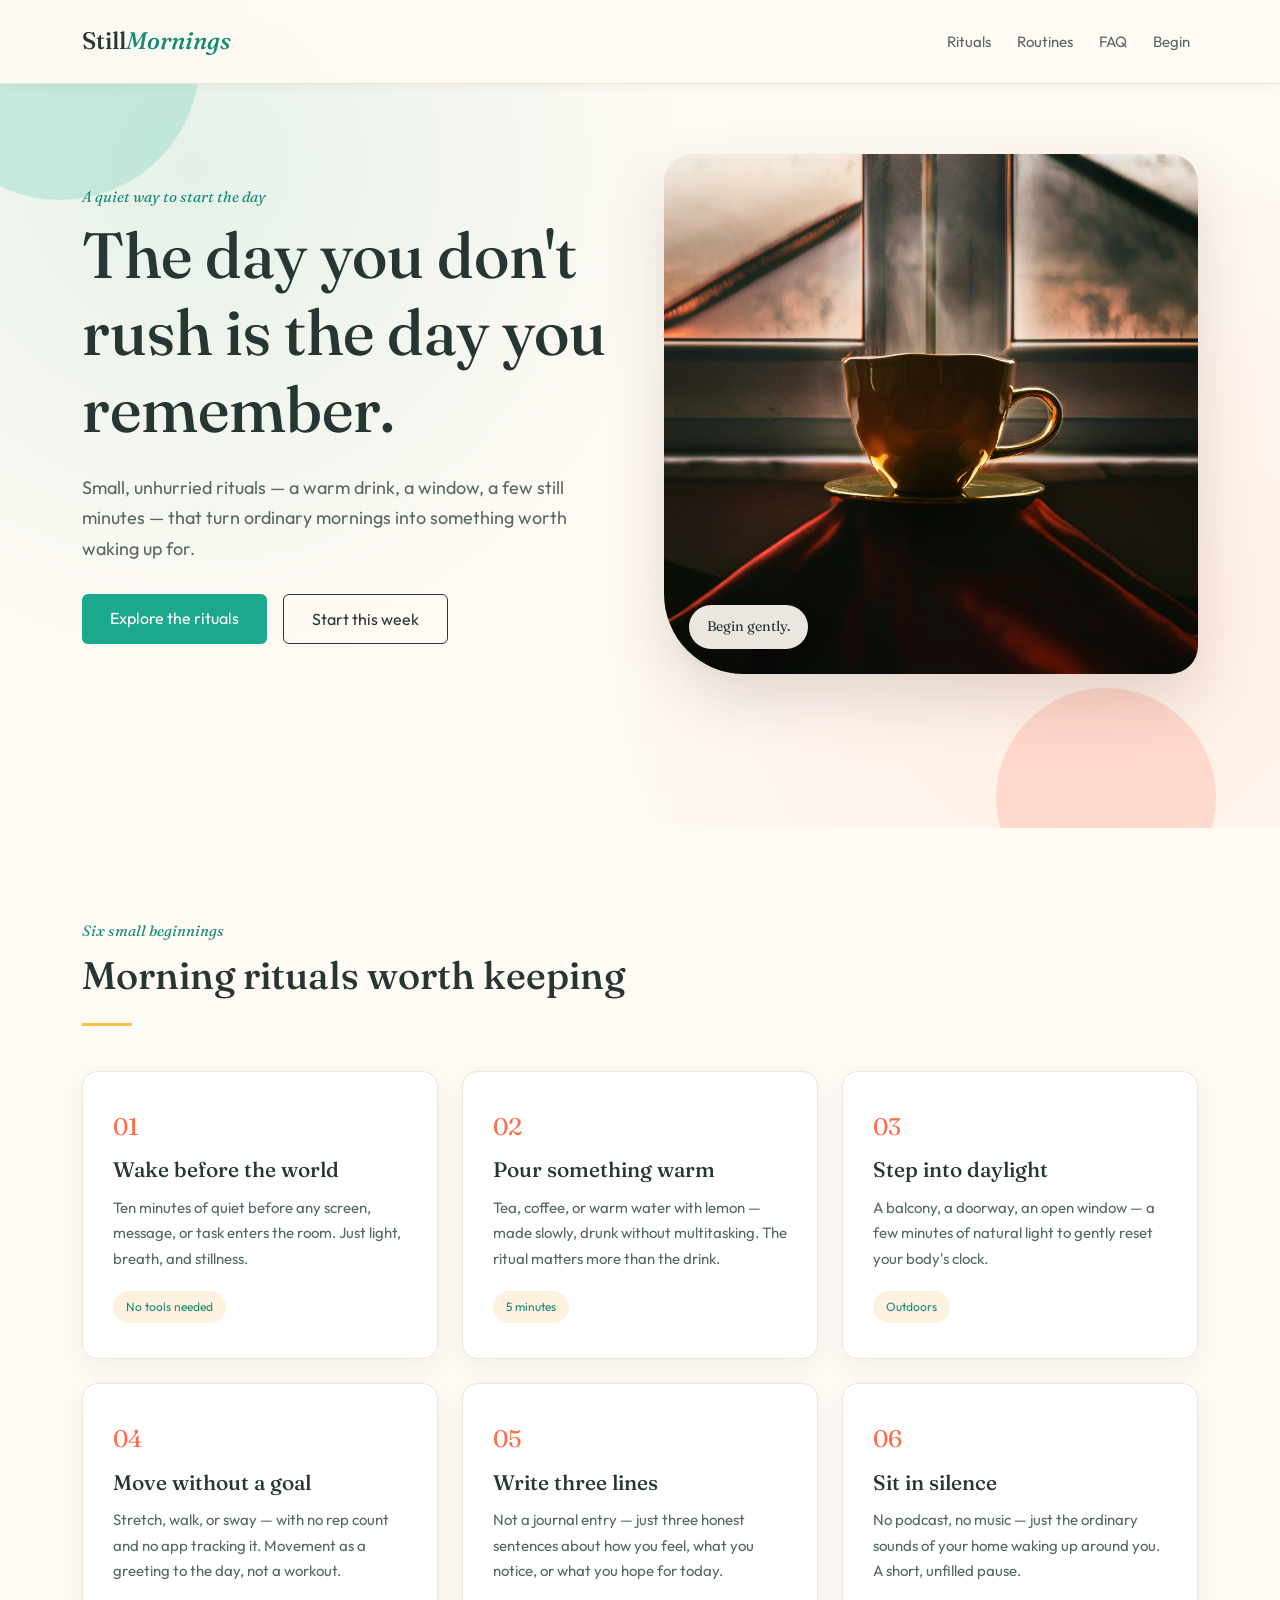
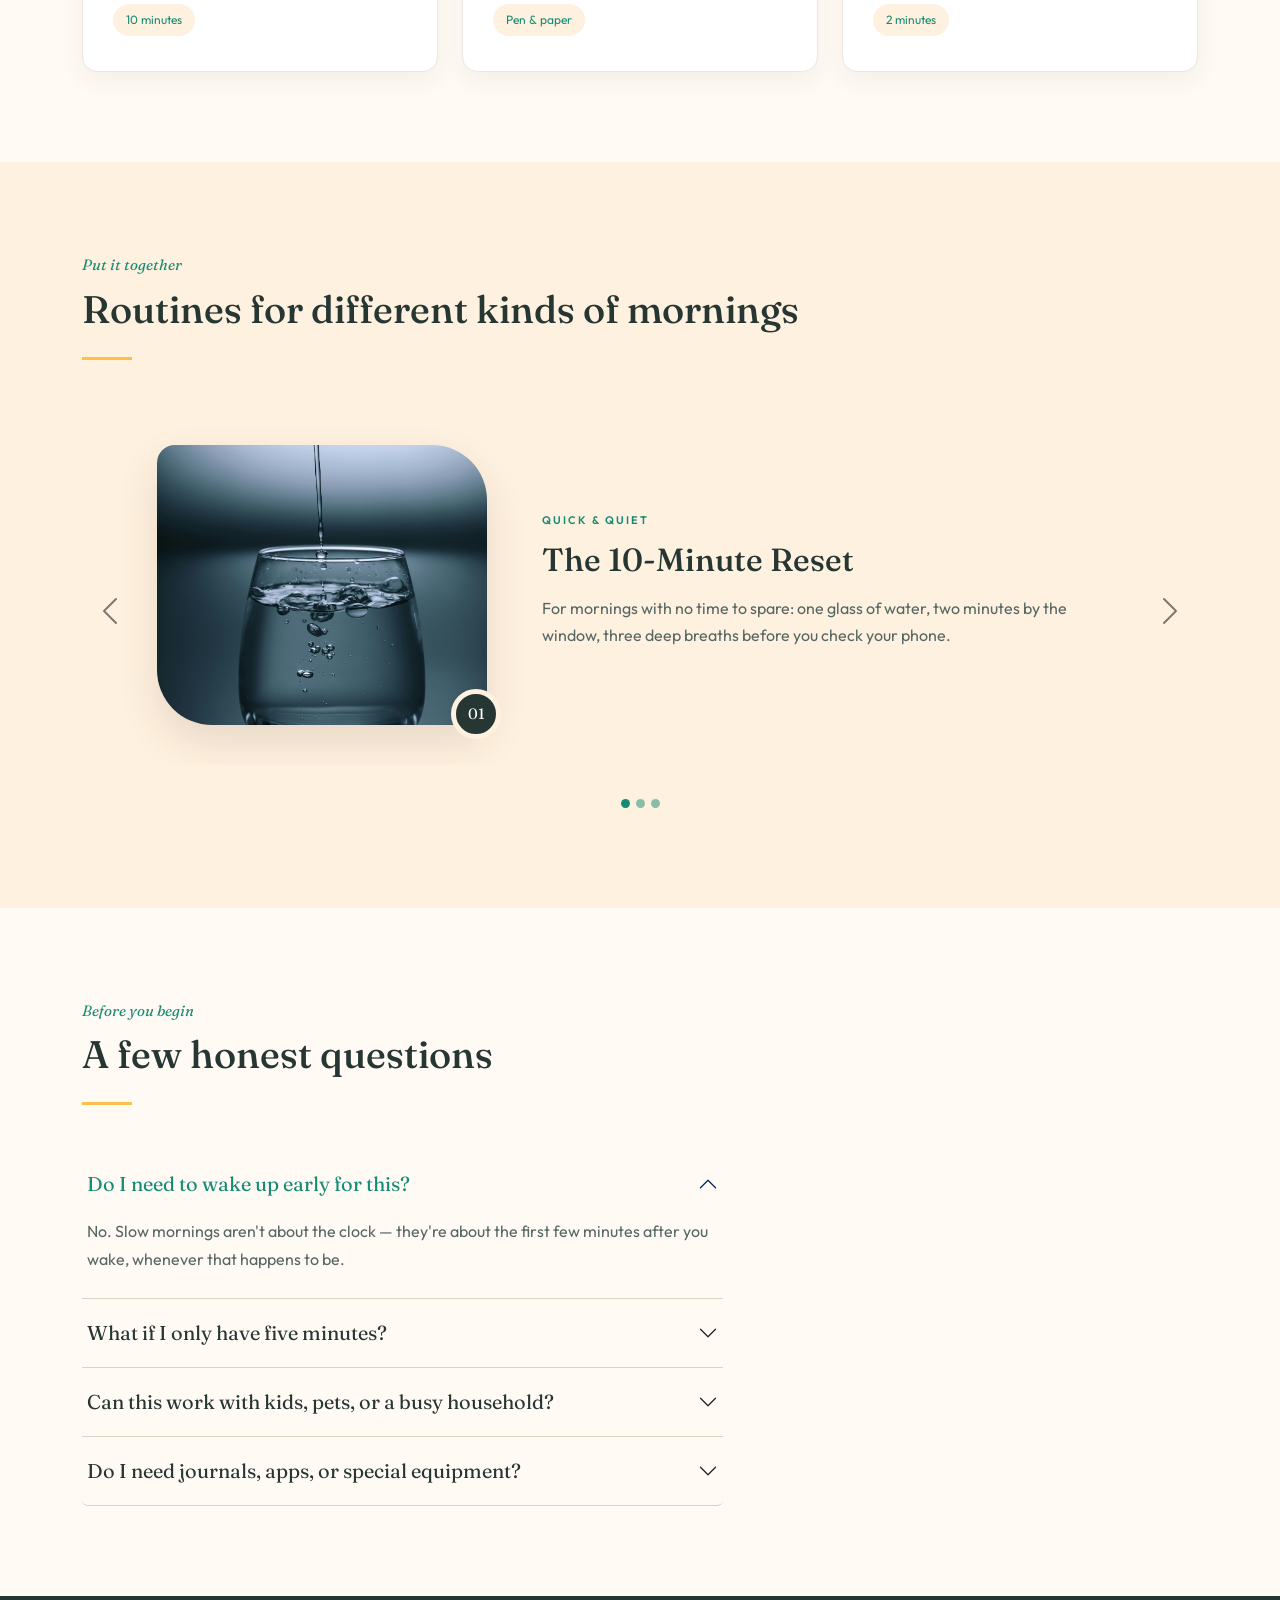
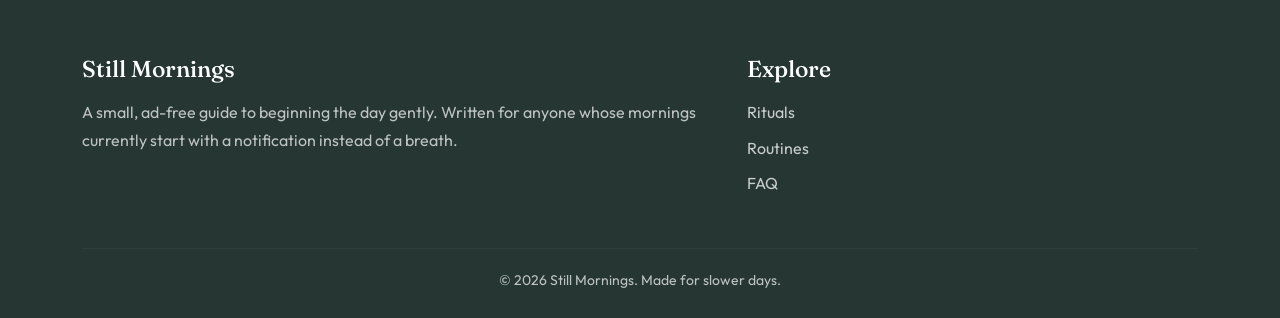
<file: Assignment 1/index.html>
<!DOCTYPE html>
<html lang="en">

<head>
    <meta charset="UTF-8">
    <meta name="viewport" content="width=device-width, initial-scale=1.0">

    <title>Still Mornings — A Guide to Slow, Mindful Beginnings</title>

    <!-- Bootstrap 5 CSS -->
    <link href="https://cdnjs.cloudflare.com/ajax/libs/bootstrap/5.3.3/css/bootstrap.min.css" rel="stylesheet">

    <!-- Google Fonts -->
    <link rel="preconnect" href="https://fonts.googleapis.com">
    <link href="https://fonts.googleapis.com/css2?family=Fraunces:opsz,wght@9..144,400;9..144,500;9..144,600&family=Outfit:wght@300;400;500;600&display=swap" rel="stylesheet">

    <!-- Custom CSS -->
    <link rel="stylesheet" href="style.css">
</head>

<body>

    <!-- NAVBAR -->

    <nav class="navbar navbar-expand-md navbar-custom fixed-top py-3">

        <div class="container">

            <a class="navbar-brand" href="#top">
                Still<span>Mornings</span>
            </a>

            <button class="navbar-toggler"
                    type="button"
                    data-bs-toggle="collapse"
                    data-bs-target="#navMenu"
                    aria-controls="navMenu"
                    aria-expanded="false"
                    aria-label="Toggle navigation">

                <span class="navbar-toggler-icon"></span>

            </button>

            <div class="collapse navbar-collapse justify-content-end" id="navMenu">

                <ul class="navbar-nav">

                    <li class="nav-item">
                        <a class="nav-link active" href="#rituals">Rituals</a>
                    </li>

                    <li class="nav-item">
                        <a class="nav-link" href="#routines">Routines</a>
                    </li>

                    <li class="nav-item">
                        <a class="nav-link" href="#faq">FAQ</a>
                    </li>

                    <li class="nav-item">
                        <a class="nav-link" href="#journal">Begin</a>
                    </li>

                </ul>

            </div>

        </div>

    </nav>


    <!-- HERO -->

    <header class="hero" id="top">

        <div class="hero-orb orb-one"></div>
        <div class="hero-orb orb-two"></div>

        <div class="container">

            <div class="row align-items-center g-5">

                <!-- HERO TEXT -->

                <div class="col-lg-6 hero-content">

                    <p class="section-label">
                        A quiet way to start the day
                    </p>

                    <h1 class="hero-title">
                        The day you don't rush
                        is the day you remember.
                    </h1>

                    <p class="hero-text">
                        Small, unhurried rituals — a warm drink, a window,
                        a few still minutes — that turn ordinary mornings
                        into something worth waking up for.
                    </p>

                    <div class="d-flex flex-wrap gap-3">

                        <a href="#rituals" class="btn btn-main">
                            Explore the rituals
                        </a>

                        <a href="#journal" class="btn btn-outline-main">
                            Start this week
                        </a>

                    </div>

                </div>


                <!-- HERO IMAGE -->

                <div class="col-lg-6">

                    <div class="hero-image-wrapper">

                        <img
                            src="images/hero-morning.jpg"
                            class="img-fluid hero-image"
                            alt="A peaceful morning scene with soft natural light">

                        <div class="hero-image-caption">
                            Begin gently.
                        </div>

                    </div>

                </div>

            </div>

        </div>

    </header>


    <!-- RITUALS -->

    <section id="rituals">

        <div class="container">

            <div class="row">

                <div class="col-lg-6">

                    <p class="section-label">
                        Six small beginnings
                    </p>

                    <h2 class="section-title">
                        Morning rituals worth keeping
                    </h2>

                    <hr class="section-line">

                </div>

            </div>


            <div class="row g-4">

                <!-- Card 1 -->

                <div class="col-md-6 col-lg-4">

                    <div class="ritual-card">

                        <span class="ritual-number">01</span>

                        <h3>Wake before the world</h3>

                        <p>
                            Ten minutes of quiet before any screen,
                            message, or task enters the room. Just light,
                            breath, and stillness.
                        </p>

                        <span class="badge-soft">
                            No tools needed
                        </span>

                    </div>

                </div>


                <!-- Card 2 -->

                <div class="col-md-6 col-lg-4">

                    <div class="ritual-card">

                        <span class="ritual-number">02</span>

                        <h3>Pour something warm</h3>

                        <p>
                            Tea, coffee, or warm water with lemon — made
                            slowly, drunk without multitasking. The ritual
                            matters more than the drink.
                        </p>

                        <span class="badge-soft">
                            5 minutes
                        </span>

                    </div>

                </div>


                <!-- Card 3 -->

                <div class="col-md-6 col-lg-4">

                    <div class="ritual-card">

                        <span class="ritual-number">03</span>

                        <h3>Step into daylight</h3>

                        <p>
                            A balcony, a doorway, an open window — a few
                            minutes of natural light to gently reset your
                            body's clock.
                        </p>

                        <span class="badge-soft">
                            Outdoors
                        </span>

                    </div>

                </div>


                <!-- Card 4 -->

                <div class="col-md-6 col-lg-4">

                    <div class="ritual-card">

                        <span class="ritual-number">04</span>

                        <h3>Move without a goal</h3>

                        <p>
                            Stretch, walk, or sway — with no rep count and
                            no app tracking it. Movement as a greeting to
                            the day, not a workout.
                        </p>

                        <span class="badge-soft">
                            10 minutes
                        </span>

                    </div>

                </div>


                <!-- Card 5 -->

                <div class="col-md-6 col-lg-4">

                    <div class="ritual-card">

                        <span class="ritual-number">05</span>

                        <h3>Write three lines</h3>

                        <p>
                            Not a journal entry — just three honest sentences
                            about how you feel, what you notice, or what you
                            hope for today.
                        </p>

                        <span class="badge-soft">
                            Pen & paper
                        </span>

                    </div>

                </div>


                <!-- Card 6 -->

                <div class="col-md-6 col-lg-4">

                    <div class="ritual-card">

                        <span class="ritual-number">06</span>

                        <h3>Sit in silence</h3>

                        <p>
                            No podcast, no music — just the ordinary sounds
                            of your home waking up around you. A short,
                            unfilled pause.
                        </p>

                        <span class="badge-soft">
                            2 minutes
                        </span>

                    </div>

                </div>

            </div>

        </div>

    </section>


    <!-- ROUTINES CAROUSEL -->

    <section id="routines" class="routine-section">

        <div class="container">

            <p class="section-label">
                Put it together
            </p>

            <h2 class="section-title">
                Routines for different kinds of mornings
            </h2>

            <hr class="section-line">


            <div id="routineCarousel"
                 class="carousel slide"
                 data-bs-ride="false">

                <div class="carousel-inner">


                    <!-- SLIDE 1 -->

                    <div class="carousel-item active">

                        <div class="routine-slide">

                            <div class="routine-image-wrapper">

                                <img
                                    src="images/routine-reset.jpg"
                                    class="img-fluid routine-image"
                                    alt="A glass of water in soft morning light">

                                <span class="routine-image-number">
                                    01
                                </span>

                            </div>

                            <div class="routine-text">

                                <span class="routine-label">
                                    QUICK & QUIET
                                </span>

                                <h3>
                                    The 10-Minute Reset
                                </h3>

                                <p>
                                    For mornings with no time to spare:
                                    one glass of water, two minutes by
                                    the window, three deep breaths before
                                    you check your phone.
                                </p>

                            </div>

                        </div>

                    </div>


                    <!-- SLIDE 2 -->

                    <div class="carousel-item">

                        <div class="routine-slide">

                            <div class="routine-image-wrapper">

                                <img
                                    src="images/routine-weekend.jpg"
                                    class="img-fluid routine-image"
                                    alt="Coffee and a book during a slow morning">

                                <span class="routine-image-number">
                                    02
                                </span>

                            </div>

                            <div class="routine-text">

                                <span class="routine-label">
                                    SLOW & LEISURELY
                                </span>

                                <h3>
                                    The Weekend Ritual
                                </h3>

                                <p>
                                    When time is generous: a slow-brewed
                                    coffee, twenty unhurried minutes with
                                    a book, and a walk before the day asks
                                    anything of you.
                                </p>

                            </div>

                        </div>

                    </div>


                    <!-- SLIDE 3 -->

                    <div class="carousel-item">

                        <div class="routine-slide">

                            <div class="routine-image-wrapper">

                                <img
                                    src="images/routine-rainy.jpg"
                                    class="img-fluid routine-image"
                                    alt="A cozy rainy morning viewed through a window">

                                <span class="routine-image-number">
                                    03
                                </span>

                            </div>

                            <div class="routine-text">

                                <span class="routine-label">
                                    STAY IN & UNWIND
                                </span>

                                <h3>
                                    The Rainy Day Routine
                                </h3>

                                <p>
                                    Soft light, a warm blanket, something
                                    simmering on the stove — mornings that
                                    ask you to stay in and move gently.
                                </p>

                            </div>

                        </div>

                    </div>

                </div>


                <!-- PREVIOUS -->

                <button class="carousel-control-prev"
                        type="button"
                        data-bs-target="#routineCarousel"
                        data-bs-slide="prev">

                    <span class="carousel-control-prev-icon"></span>

                    <span class="visually-hidden">
                        Previous
                    </span>

                </button>


                <!-- NEXT -->

                <button class="carousel-control-next"
                        type="button"
                        data-bs-target="#routineCarousel"
                        data-bs-slide="next">

                    <span class="carousel-control-next-icon"></span>

                    <span class="visually-hidden">
                        Next
                    </span>

                </button>


                <!-- INDICATORS -->

                <div class="carousel-indicators position-relative mt-4">

                    <button type="button"
                            data-bs-target="#routineCarousel"
                            data-bs-slide-to="0"
                            class="active"
                            aria-label="Slide 1">
                    </button>

                    <button type="button"
                            data-bs-target="#routineCarousel"
                            data-bs-slide-to="1"
                            aria-label="Slide 2">
                    </button>

                    <button type="button"
                            data-bs-target="#routineCarousel"
                            data-bs-slide-to="2"
                            aria-label="Slide 3">
                    </button>

                </div>

            </div>

        </div>

    </section>


    <!-- FAQ -->

    <section id="faq">

        <div class="container">

            <div class="row">

                <div class="col-lg-7">

                    <p class="section-label">
                        Before you begin
                    </p>

                    <h2 class="section-title">
                        A few honest questions
                    </h2>

                    <hr class="section-line">


                    <div class="accordion" id="faqAccordion">


                        <!-- FAQ 1 -->

                        <div class="accordion-item">

                            <h2 class="accordion-header">

                                <button class="accordion-button"
                                        type="button"
                                        data-bs-toggle="collapse"
                                        data-bs-target="#faq1">

                                    Do I need to wake up early for this?

                                </button>

                            </h2>

                            <div id="faq1"
                                 class="accordion-collapse collapse show"
                                 data-bs-parent="#faqAccordion">

                                <div class="accordion-body">

                                    No. Slow mornings aren't about the clock
                                    — they're about the first few minutes
                                    after you wake, whenever that happens to be.

                                </div>

                            </div>

                        </div>


                        <!-- FAQ 2 -->

                        <div class="accordion-item">

                            <h2 class="accordion-header">

                                <button class="accordion-button collapsed"
                                        type="button"
                                        data-bs-toggle="collapse"
                                        data-bs-target="#faq2">

                                    What if I only have five minutes?

                                </button>

                            </h2>

                            <div id="faq2"
                                 class="accordion-collapse collapse"
                                 data-bs-parent="#faqAccordion">

                                <div class="accordion-body">

                                    Then pick one ritual, not six. A single
                                    unhurried minute with your tea beats a
                                    rushed version of every idea on this page.

                                </div>

                            </div>

                        </div>


                        <!-- FAQ 3 -->

                        <div class="accordion-item">

                            <h2 class="accordion-header">

                                <button class="accordion-button collapsed"
                                        type="button"
                                        data-bs-toggle="collapse"
                                        data-bs-target="#faq3">

                                    Can this work with kids, pets, or a busy household?

                                </button>

                            </h2>

                            <div id="faq3"
                                 class="accordion-collapse collapse"
                                 data-bs-parent="#faqAccordion">

                                <div class="accordion-body">

                                    Yes — slowness is a mindset, not a silence
                                    requirement. Even a warm drink held mindfully
                                    for sixty seconds counts.

                                </div>

                            </div>

                        </div>


                        <!-- FAQ 4 -->

                        <div class="accordion-item">

                            <h2 class="accordion-header">

                                <button class="accordion-button collapsed"
                                        type="button"
                                        data-bs-toggle="collapse"
                                        data-bs-target="#faq4">

                                    Do I need journals, apps, or special equipment?

                                </button>

                            </h2>

                            <div id="faq4"
                                 class="accordion-collapse collapse"
                                 data-bs-parent="#faqAccordion">

                                <div class="accordion-body">

                                    Nothing beyond what's already in your kitchen.
                                    These rituals are intentionally low-effort
                                    and low-cost.

                                </div>

                            </div>

                        </div>

                    </div>

                </div>

            </div>

        </div>

    </section>


    <!-- FOOTER -->

    <footer id="journal">

        <div class="container">

            <div class="row gy-4">

                <!-- About -->

                <div class="col-lg-7">

                    <h3>
                        Still Mornings
                    </h3>

                    <p class="mt-3">
                        A small, ad-free guide to beginning the day gently.
                        Written for anyone whose mornings currently start
                        with a notification instead of a breath.
                    </p>

                </div>


                <!-- Explore -->

                <div class="col-lg-5 footer-links">

                    <h3>
                        Explore
                    </h3>

                    <ul class="list-unstyled mt-3">

                        <li class="mb-2">
                            <a href="#rituals">Rituals</a>
                        </li>

                        <li class="mb-2">
                            <a href="#routines">Routines</a>
                        </li>

                        <li class="mb-2">
                            <a href="#faq">FAQ</a>
                        </li>

                    </ul>

                </div>

            </div>


            <hr class="footer-line">


            <p class="text-center copyright">
                &copy; <span id="currentYear">2026</span>
                Still Mornings. Made for slower days.
            </p>

        </div>

    </footer>


    <!-- BACK TO TOP -->

    <button class="back-to-top"
            id="backToTop"
            aria-label="Back to top">

        &uarr;

    </button>


    <!-- Bootstrap JS -->
    <script src="https://cdnjs.cloudflare.com/ajax/libs/bootstrap/5.3.3/js/bootstrap.bundle.min.js"></script>

    <!-- Custom JS -->
    <script src="script.js"></script>

</body>

</html>
</file>
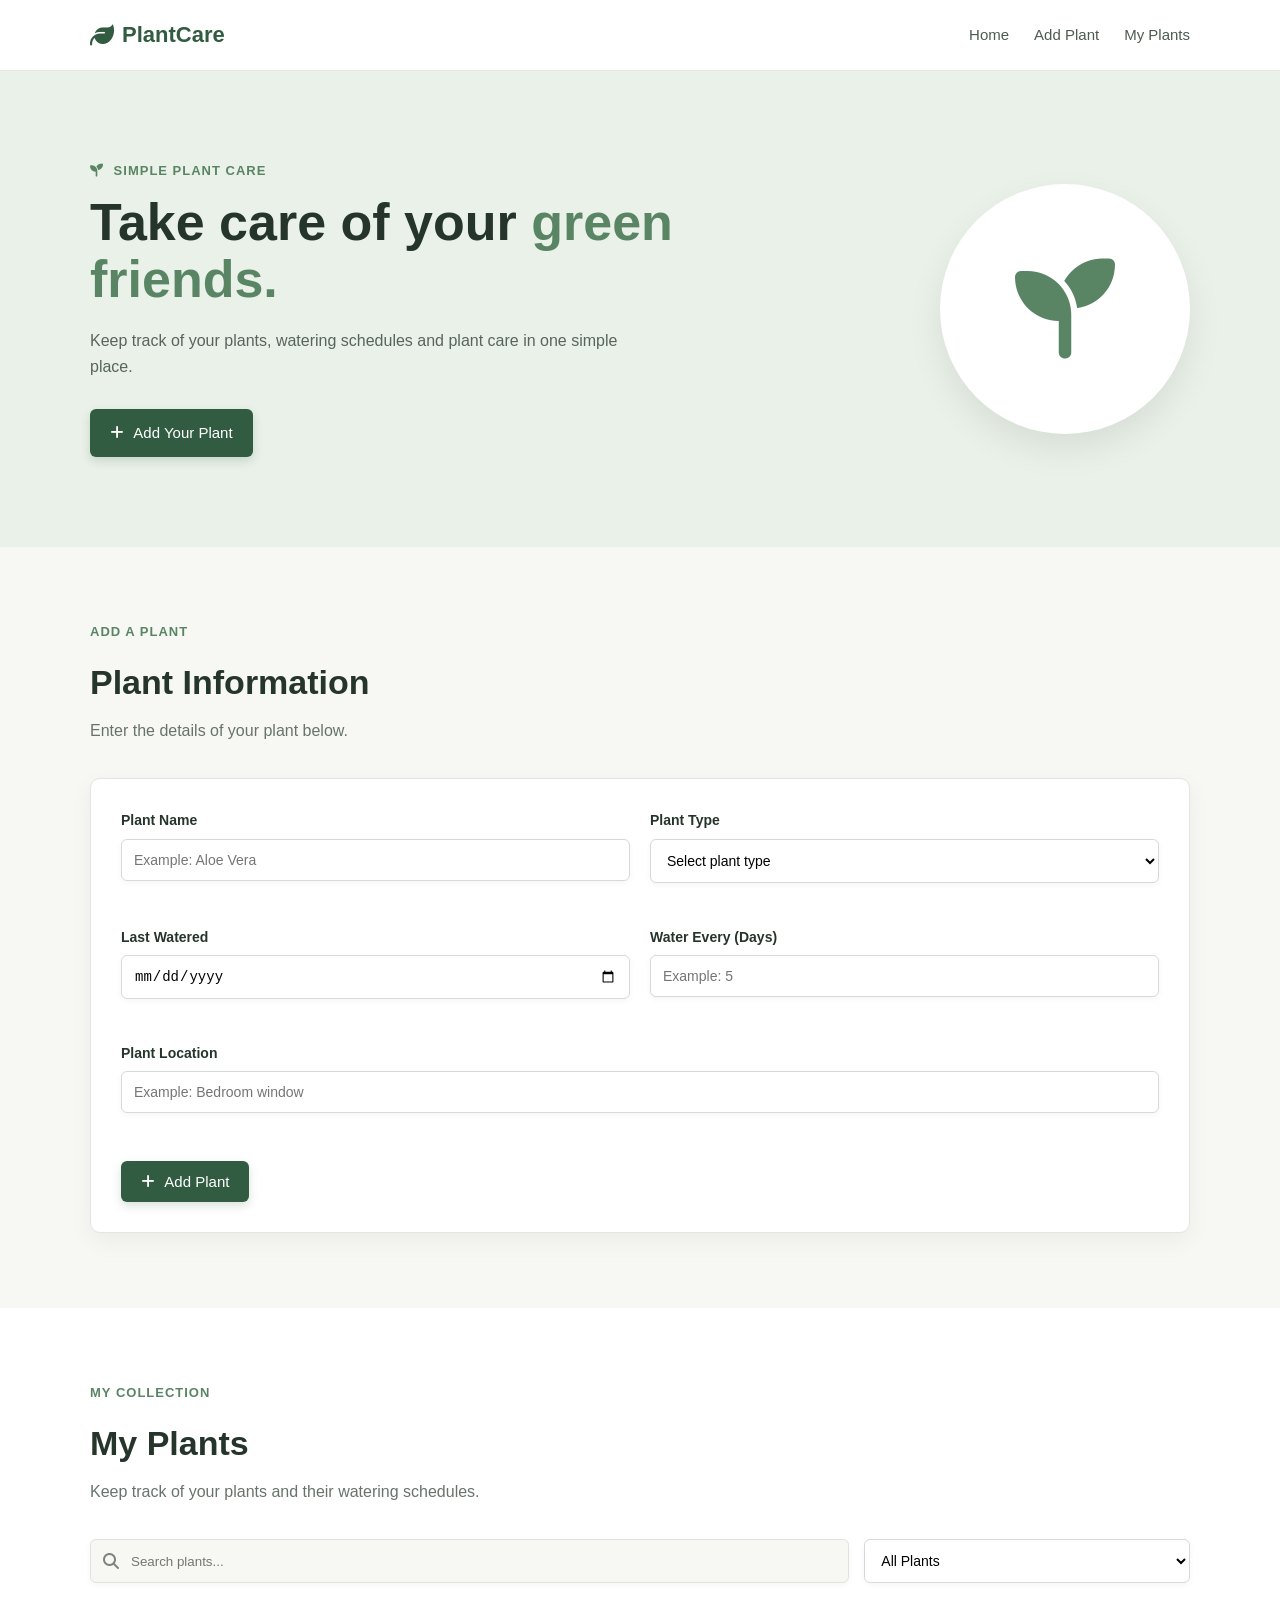
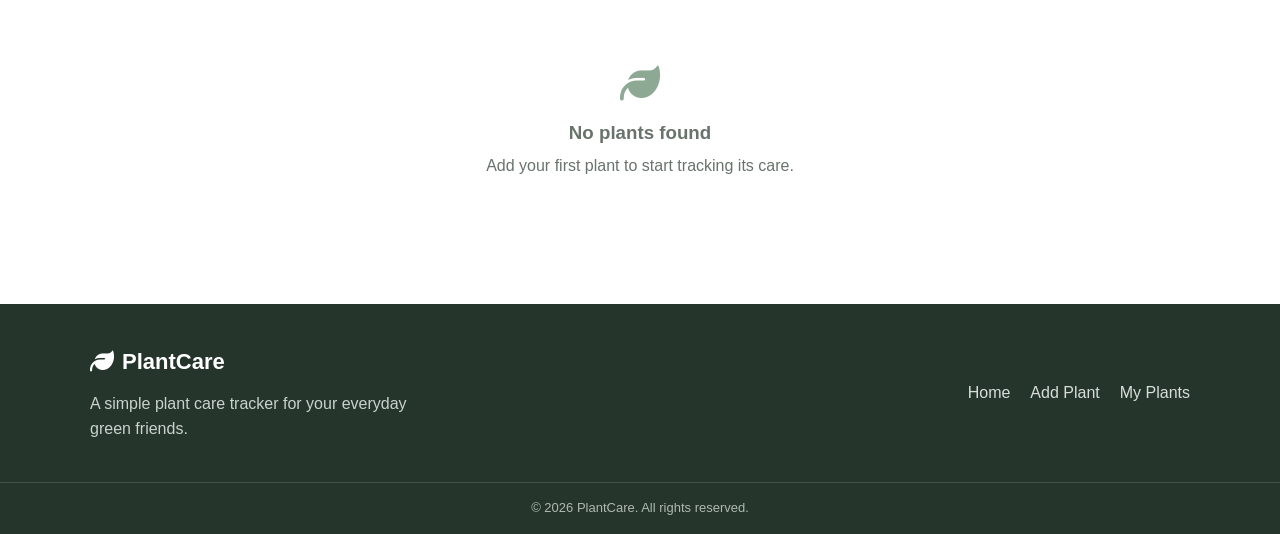
<file: Assignment 2/index.html>
<!DOCTYPE html>
<html lang="en">

<head>
    <meta charset="UTF-8">
    <meta name="viewport" content="width=device-width, initial-scale=1.0">
    <title>Plant Care Tracker</title>
    <link rel="stylesheet"
        href="https://cdnjs.cloudflare.com/ajax/libs/font-awesome/6.5.2/css/all.min.css">
    <link rel="stylesheet" href="style.css">
</head>

<body>

    <!-- HEADER -->
    <header>
        <div class="container navbar">
            <div class="logo">
                <i class="fa-solid fa-leaf"></i>
                <span>PlantCare</span>
            </div>
            <nav>
                <a href="#home">Home</a>
                <a href="#add-plant">Add Plant</a>
                <a href="#my-plants">My Plants</a>
            </nav>
        </div>
    </header>

    <section class="hero" id="home">
        <div class="container hero-content">
            <div>
                <p class="small-title">
                    <i class="fa-solid fa-seedling"></i>
                    SIMPLE PLANT CARE
                </p>
                <h1>
                    Take care of your
                    <span>green friends.</span>
                </h1>

                <p class="hero-text">
                    Keep track of your plants, watering schedules
                    and plant care in one simple place.
                </p>

                <a href="#add-plant" class="button">
                    <i class="fa-solid fa-plus"></i>
                    Add Your Plant
                </a>

            </div>

            <div class="hero-icon">
                <i class="fa-solid fa-seedling"></i>
            </div>
        </div>
    </section>


    <!-- ADD PLANT -->

    <section class="add-section" id="add-plant">
        <div class="container">
            <div class="section-heading">
                <p class="small-title">ADD A PLANT</p>
                <h2>Plant Information</h2>
                <p>
                    Enter the details of your plant below.
                </p>
            </div>


            <form id="plantForm">
                <div class="form-grid">
                    <!-- Plant Name -->
                    <div class="form-group">
                        <label for="plantName">
                            Plant Name
                        </label>

                        <input
                            type="text"
                            id="plantName"
                            placeholder="Example: Aloe Vera"
                        >
                        <small class="error" id="plantNameError"></small>
                    </div>


                    <!-- Plant Type -->

                    <div class="form-group">
                        <label for="plantType">
                            Plant Type
                        </label>
                        <select id="plantType">
                            <option value="">
                                Select plant type
                            </option>

                            <option value="Indoor">
                                Indoor
                            </option>

                            <option value="Outdoor">
                                Outdoor
                            </option>

                            <option value="Succulent">
                                Succulent
                            </option>

                            <option value="Flowering">
                                Flowering
                            </option>

                            <option value="Herb">
                                Herb
                            </option>
                        </select>
                        <small class="error" id="plantTypeError"></small>
                    </div>

                    <!-- Last Watered -->
                    <div class="form-group">
                        <label for="lastWatered">
                            Last Watered
                        </label>

                        <input
                            type="date"
                            id="lastWatered"
                        >
                        <small class="error" id="dateError"></small>
                    </div>

                    <!-- Watering Interval -->
                    <div class="form-group">
                        <label for="wateringInterval">
                            Water Every (Days)
                        </label>

                        <input
                            type="number"
                            id="wateringInterval"
                            placeholder="Example: 5"
                            min="1"
                        >
                        <small class="error" id="intervalError"></small>
                    </div>


                    <!-- Location -->
                    <div class="form-group full-width">

                        <label for="plantLocation">
                            Plant Location
                        </label>

                        <input
                            type="text"
                            id="plantLocation"
                            placeholder="Example: Bedroom window"
                        >
                        <small class="error" id="locationError"></small>
                    </div>
                </div>


                <button type="submit" class="button">
                    <i class="fa-solid fa-plus"></i>
                    Add Plant
                </button>
            </form>
        </div>

    </section>


    <!-- MY PLANTS -->

    <section class="plants-section" id="my-plants">
        <div class="container">

            <div class="section-heading">
                <p class="small-title">MY COLLECTION</p>
                <h2>My Plants</h2>
                <p>
                    Keep track of your plants and their watering schedules.
                </p>
            </div>


            <!-- Search and Filter -->

            <div class="controls">

                <div class="search-box">
                    <i class="fa-solid fa-magnifying-glass"></i>

                    <input
                        type="text"
                        id="searchInput"
                        placeholder="Search plants..."
                    >

                </div>


                <select id="filterType">

                    <option value="All">
                        All Plants
                    </option>

                    <option value="Indoor">
                        Indoor
                    </option>

                    <option value="Outdoor">
                        Outdoor
                    </option>

                    <option value="Succulent">
                        Succulent
                    </option>

                    <option value="Flowering">
                        Flowering
                    </option>

                    <option value="Herb">
                        Herb
                    </option>

                </select>
            </div>

            <!-- Plant Cards -->
            <div id="plantList" class="plant-grid"></div>

            <!-- No Plants Message -->
            <div id="noPlants" class="no-plants">

                <i class="fa-solid fa-leaf"></i>

                <h3>No plants found</h3>
                <p>
                    Add your first plant to start tracking its care.
                </p>
            </div>
        </div>
    </section>


    <!-- FOOTER -->

    <footer>

        <div class="container footer-content">
            <div>
                <div class="logo">
                    <i class="fa-solid fa-leaf"></i>
                    <span>PlantCare</span>
                </div>

                <p>
                    A simple plant care tracker for your
                    everyday green friends.
                </p>
            </div>


            <div class="footer-links">
                <a href="#home">Home</a>
                <a href="#add-plant">Add Plant</a>
                <a href="#my-plants">My Plants</a>
            </div>
        </div>


        <div class="copyright">
            <p>
                &copy; <span id="currentYear"></span> PlantCare.
                All rights reserved.
            </p>
        </div>

    </footer>

    <script src="script.js"></script>

</body>

</html>
</file>
<file: Assignment 1/style.css>
/* GENERAL */

* {
    box-sizing: border-box;
}

html {
    scroll-behavior: smooth;
}

body {
    margin: 0;
    background-color: #fffaf4;
    color: #263633;
    font-family: 'Outfit', sans-serif;
    font-size: 16px;
    line-height: 1.7;
}

h1,
h2,
h3,
.navbar-brand {
    font-family: 'Fraunces', serif;
}

p {
    color: #566764;
}


/* NAVBAR */

.navbar-custom {
    background-color: rgba(255, 250, 244, 0.95);
    backdrop-filter: blur(10px);
    border-bottom: 1px solid #eee2d6;
    box-shadow: 0 2px 12px rgba(0, 0, 0, 0.04);
}

.navbar-brand {
    color: #263633 !important;
    font-size: 1.5rem;
    font-weight: 500;
}

.navbar-brand span {
    color: #168b73;
    font-style: italic;
}

.nav-link {
    color: #566764 !important;
    font-size: 15px;
    margin-left: 10px;
    transition: 0.3s;
}

.nav-link:hover,
.nav-link.active {
    color: #168b73 !important;
}


/* HERO */

.hero {
    min-height: 92vh;
    display: flex;
    align-items: center;
    position: relative;
    overflow: hidden;

    background:
        radial-gradient(
            circle at 15% 20%,
            rgba(40, 180, 150, 0.12),
            transparent 40%
        ),
        radial-gradient(
            circle at 85% 75%,
            rgba(255, 120, 80, 0.10),
            transparent 40%
        ),
        #fffaf4;
}

.hero-content {
    position: relative;
    z-index: 2;
    animation: fadeUp 1s ease;
}

@keyframes fadeUp {

    from {
        opacity: 0;
        transform: translateY(20px);
    }

    to {
        opacity: 1;
        transform: translateY(0);
    }
}

.hero-title {
    font-size: clamp(2.5rem, 5vw, 4rem);
    line-height: 1.2;
    max-width: 750px;
    margin-bottom: 25px;
}

.hero-text {
    font-size: 18px;
    max-width: 650px;
    margin-bottom: 30px;
}


/* HERO IMAGE */

.hero-image-wrapper {
    position: relative;
    max-width: 560px;
    margin-left: auto;
    animation: imageReveal 1.2s ease;
}

@keyframes imageReveal {

    from {
        opacity: 0;
        transform: translateX(30px);
    }

    to {
        opacity: 1;
        transform: translateX(0);
    }
}

.hero-image {
    width: 100%;
    height: 520px;
    object-fit: cover;
    border-radius: 28px 28px 28px 80px;
    box-shadow:
        0 25px 60px rgba(60, 45, 35, 0.15);
}

.hero-image-wrapper::before {
    content: "";
    position: absolute;
    width: 90px;
    height: 90px;
    border-radius: 50%;
    background-color: #ffc145;
    opacity: 0.35;
    top: -25px;
    right: -25px;
    z-index: -1;
}

.hero-image-wrapper::after {
    content: "";
    position: absolute;
    width: 120px;
    height: 120px;
    border: 2px solid #168b73;
    border-radius: 50%;
    opacity: 0.35;
    bottom: -35px;
    left: -35px;
    z-index: -1;
}

.hero-image-caption {
    position: absolute;
    bottom: 25px;
    left: 25px;

    background-color: rgba(255, 250, 244, 0.92);
    backdrop-filter: blur(8px);

    padding: 10px 18px;
    border-radius: 30px;

    font-family: 'Fraunces', serif;
    font-size: 14px;

    box-shadow: 0 8px 25px rgba(0, 0, 0, 0.08);
}

.hero-image-caption span {
    color: #168b73;
    margin-right: 8px;
}


/* DECORATIVE ORBS */

.hero-orb {
    position: absolute;
    border-radius: 50%;
    opacity: 0.2;
    pointer-events: none;
}

.orb-one {
    width: 280px;
    height: 280px;
    background-color: #2bb899;
    top: -80px;
    left: -80px;
}

.orb-two {
    width: 220px;
    height: 220px;
    background-color: #ff7655;
    right: 5%;
    bottom: -80px;
}


/* BUTTONS */

.btn-main {
    background-color: #1ca88c;
    color: white;
    border: none;
    padding: 12px 28px;
    border-radius: 6px;
    transition: 0.3s;
}

.btn-main:hover {
    background-color: #128468;
    color: white;
    transform: translateY(-2px);
}

.btn-outline-main {
    background-color: transparent;
    color: #263633;
    border: 1px solid #263633;
    padding: 12px 28px;
    border-radius: 6px;
    transition: 0.3s;
}

.btn-outline-main:hover {
    background-color: #263633;
    color: white;
}


/* SECTIONS */

section {
    padding: 90px 0;
}

.routine-section {
    background-color: #fff1df;
}

.section-label {
    color: #168b73;
    font-family: 'Fraunces', serif;
    font-style: italic;
    font-size: 15px;
    margin-bottom: 8px;
}

.section-title {
    font-size: 2.4rem;
    margin-bottom: 20px;
}

.section-line {
    width: 50px;
    height: 3px;
    background-color: #ffc145;
    border: none;
    opacity: 1;
    margin: 25px 0 45px;
}


/* RITUAL CARDS */

.ritual-card {
    height: 100%;
    padding: 35px 30px;
    background-color: white;
    border: 1px solid #eee5dc;
    border-radius: 15px;
    box-shadow: 0 8px 25px rgba(60, 45, 35, 0.06);
    transition: 0.3s;
}

.ritual-card:hover {
    transform: translateY(-6px);
    box-shadow: 0 15px 30px rgba(60, 45, 35, 0.1);
}

.ritual-number {
    display: block;
    color: #ff6b4a;
    font-family: 'Fraunces', serif;
    font-size: 24px;
    margin-bottom: 10px;
}

.ritual-card h3 {
    font-size: 21px;
    margin-bottom: 12px;
}

.ritual-card p {
    font-size: 15px;
    line-height: 1.7;
    margin-bottom: 20px;
}

.badge-soft {
    display: inline-block;
    background-color: #fff1df;
    color: #168b73;
    padding: 6px 13px;
    border-radius: 20px;
    font-size: 12px;
}


/* ROUTINE CAROUSEL */

.routine-slide {
    display: flex;
    align-items: center;
    gap: 55px;
    padding: 30px 75px;
    min-height: 360px;
}


/* IMAGE */

.routine-image-wrapper {
    width: 330px;
    height: 280px;
    flex-shrink: 0;
    position: relative;
}

.routine-image {
    width: 100%;
    height: 100%;
    object-fit: cover;
    border-radius: 18px 55px 18px 55px;

    box-shadow:
        0 18px 40px rgba(60, 45, 35, 0.12);

    transition: transform 0.5s ease;
}

.carousel-item.active .routine-image {
    animation: routineImageIn 0.7s ease;
}

@keyframes routineImageIn {

    from {
        opacity: 0;
        transform: scale(0.96);
    }

    to {
        opacity: 1;
        transform: scale(1);
    }
}

.routine-image-wrapper:hover .routine-image {
    transform: scale(1.02);
}

.routine-image-number {
    position: absolute;
    bottom: -14px;
    right: -14px;

    width: 50px;
    height: 50px;

    display: flex;
    align-items: center;
    justify-content: center;

    border-radius: 50%;

    background-color: #263633;
    color: white;

    font-family: 'Fraunces', serif;
    font-size: 15px;

    border: 5px solid #fff1df;
}


/* ROUTINE TEXT */

.routine-text {
    max-width: 580px;
}

.routine-label {
    display: inline-block;
    color: #168b73;
    font-size: 11px;
    font-weight: 600;
    letter-spacing: 2px;
    margin-bottom: 12px;
}

.routine-text h3 {
    font-size: 32px;
    margin-bottom: 15px;
}

.routine-text p {
    max-width: 600px;
}


/* CAROUSEL CONTROLS */

.carousel-control-prev,
.carousel-control-next {
    width: 5%;
}

.carousel-control-prev-icon,
.carousel-control-next-icon {
    filter: invert(1) grayscale(1) brightness(0.3);
}

.carousel-indicators {
    margin-bottom: 0;
}

.carousel-indicators button {
    width: 9px !important;
    height: 9px !important;
    border-radius: 50%;
    background-color: #168b73 !important;
}


/* FAQ */

.accordion-item {
    background-color: transparent;
    border: none;
    border-bottom: 1px solid #ddd2c6;
}

.accordion-button {
    background-color: transparent !important;
    color: #263633;
    font-family: 'Fraunces', serif;
    font-size: 20px;
    padding: 22px 5px;
    box-shadow: none !important;
}

.accordion-button:not(.collapsed) {
    color: #168b73;
}

.accordion-body {
    padding: 0 5px 25px;
    color: #566764;
}


/* FOOTER */

footer {
    background-color: #263633;
    color: white;
    padding: 60px 0 25px;
}

footer h3 {
    color: white;
    font-size: 23px;
}

footer p {
    color: rgba(255, 255, 255, 0.7);
}

.footer-links a {
    color: rgba(255, 255, 255, 0.75);
    text-decoration: none;
    transition: 0.3s;
}

.footer-links a:hover {
    color: #2bb899;
}

.footer-line {
    border-color: rgba(255, 255, 255, 0.15);
    margin: 35px 0 20px;
}

.copyright {
    font-size: 14px;
    margin-bottom: 0;
}


/* BACK TO TOP */

.back-to-top {
    position: fixed;
    right: 20px;
    bottom: 20px;

    width: 45px;
    height: 45px;

    border: none;
    border-radius: 50%;

    background-color: #1ca88c;
    color: white;

    font-size: 20px;

    display: flex;
    align-items: center;
    justify-content: center;

    opacity: 0;
    visibility: hidden;

    transform: translateY(10px);

    transition: 0.3s;

    z-index: 1000;
}

.back-to-top.is-visible {
    opacity: 1;
    visibility: visible;
    transform: translateY(0);
}

.back-to-top:hover {
    background-color: #128468;
}


/* RESPONSIVE */

@media (max-width: 991px) {

    .hero {
        padding-top: 120px;
        padding-bottom: 70px;
    }

    .hero-image-wrapper {
        margin: 20px auto 0;
    }

    .hero-image {
        height: 430px;
    }

    .routine-slide {
        gap: 35px;
        padding: 30px 55px;
    }

    .routine-image-wrapper {
        width: 280px;
        height: 250px;
    }

}


@media (max-width: 767px) {

    section {
        padding: 65px 0;
    }

    .hero {
        min-height: auto;
        padding-top: 120px;
    }

    .hero-title {
        font-size: 2.5rem;
    }

    .hero-text {
        font-size: 16px;
    }

    .hero-image-wrapper {
        margin-top: 20px;
    }

    .hero-image {
        height: 380px;
        border-radius: 22px 22px 22px 55px;
    }

    .section-title {
        font-size: 2rem;
    }

    .routine-slide {
        flex-direction: column;
        text-align: center;
        gap: 30px;
        padding: 30px 45px;
    }

    .routine-image-wrapper {
        width: 100%;
        max-width: 330px;
        height: 240px;
    }

    .routine-text h3 {
        font-size: 26px;
    }

    .routine-label {
        font-size: 10px;
    }

    .navbar-nav {
        padding-top: 15px;
    }

    .nav-link {
        margin-left: 0;
        padding: 10px 0;
    }

    .carousel-control-prev,
    .carousel-control-next {
        width: 8%;
    }

}


@media (max-width: 480px) {

    .hero-image {
        height: 320px;
    }

    .hero-image-caption {
        bottom: 15px;
        left: 15px;
    }

    .routine-slide {
        padding: 25px 35px;
    }

    .routine-image-wrapper {
        height: 220px;
    }

}
</file>
<file: Assignment 2/style.css>
/* Basic styling */
* {
    margin: 0;
    padding: 0;
    box-sizing: border-box;
}

html {
    scroll-behavior: smooth;
}

body {
    font-family: Arial, sans-serif;
    background-color: #f7f8f3;
    color: #26352c;
    line-height: 1.6;
}

.container {
    width: 90%;
    max-width: 1100px;
    margin: auto;
}

/* Header */
header {
    background-color: white;
    border-bottom: 1px solid #e5e8df;
    position: sticky;
    top: 0;
    z-index: 1000;
}

.navbar {
    height: 70px;
    display: flex;
    justify-content: space-between;
    align-items: center;
}

.logo {
    display: flex;
    align-items: center;
    gap: 8px;
    font-size: 22px;
    font-weight: bold;
    color: #315c42;
}

.logo i {
    font-size: 24px;
}

nav {
    display: flex;
    gap: 25px;
}

nav a {
    text-decoration: none;
    color: #4d5b51;
    font-size: 15px;
    transition: color 0.3s ease, text-decoration 0.3s ease;
}

nav a:hover {
    color: #315c42;
    text-decoration: underline;
}

/* Hero */
.hero {
    background-color: #e9f1e8;
    padding: 90px 0;
}

.hero-content {
    display: flex;
    align-items: center;
    justify-content: space-between;
    gap: 50px;
}

.small-title {
    color: #5a8565;
    font-size: 13px;
    font-weight: bold;
    letter-spacing: 1px;
    margin-bottom: 12px;
}

.small-title i {
    margin-right: 5px;
}

.hero h1 {
    font-size: 52px;
    line-height: 1.1;
    max-width: 600px;
    margin-bottom: 20px;
}

.hero h1 span {
    color: #5a8565;
}

.hero-text {
    max-width: 550px;
    color: #59645d;
    margin-bottom: 30px;
}

.hero-icon {
    width: 250px;
    height: 250px;
    border-radius: 50%;
    background-color: white;
    display: flex;
    align-items: center;
    justify-content: center;
    box-shadow: 0 15px 35px rgba(0, 0, 0, 0.08);
}

.hero-icon i {
    font-size: 100px;
    color: #5a8565;
}

/* Buttons */
.button {
    display: inline-block;
    background-color: #315c42;
    color: white;
    padding: 12px 20px;
    border: none;
    border-radius: 6px;
    text-decoration: none;
    cursor: pointer;
    font-size: 15px;
    box-shadow: 0 4px 10px rgba(49, 92, 66, 0.18);
}

.button:hover {
    background-color: #254a34;
    box-shadow: 0 6px 14px rgba(49, 92, 66, 0.25);
}

.button i {
    margin-right: 6px;
}

/* Sections */
.add-section,
.plants-section {
    padding: 75px 0;
}

.plants-section {
    background-color: white;
}

.section-heading {
    margin-bottom: 35px;
}

.section-heading h2 {
    font-size: 34px;
    margin-bottom: 8px;
}

.section-heading > p:last-child {
    color: #68736c;
}

/* Form */
#plantForm {
    background-color: white;
    padding: 30px;
    border: 1px solid #e1e6df;
    border-radius: 10px;
    box-shadow: 0 8px 25px rgba(0, 0, 0, 0.05);
}

.form-grid {
    display: grid;
    grid-template-columns: 1fr 1fr;
    gap: 20px;
    margin-bottom: 25px;
}

.form-group {
    display: flex;
    flex-direction: column;
}

.full-width {
    grid-column: 1 / 3;
}

.form-group label {
    font-weight: bold;
    margin-bottom: 7px;
    font-size: 14px;
}

.form-group input,
.form-group select,
#filterType {
    width: 100%;
    padding: 12px;
    border: 1px solid #d5dbd4;
    border-radius: 6px;
    font-size: 14px;
    background-color: white;
    box-shadow: 0 2px 6px rgba(0, 0, 0, 0.04);
}

.form-group input:focus,
.form-group select:focus,
#filterType:focus,
.search-box input:focus {
    outline: none;
    border-color: #5a8565;
    box-shadow: 0 0 0 2px rgba(90, 133, 101, 0.12);
}

.error {
    color: #c0392b;
    font-size: 12px;
    margin-top: 5px;
    min-height: 18px;
}

/* Search and filter */
.controls {
    display: flex;
    justify-content: space-between;
    gap: 15px;
    margin-bottom: 30px;
}

.search-box {
    width: 70%;
    display: flex;
    align-items: center;
    background-color: #f7f8f3;
    border: 1px solid #dfe4dc;
    border-radius: 6px;
    padding-left: 12px;
    box-shadow: 0 2px 6px rgba(0, 0, 0, 0.04);
}

.search-box i {
    color: #7a867d;
}

.search-box input {
    width: 100%;
    border: none;
    outline: none;
    background: transparent;
    padding: 12px;
}

#filterType {
    width: 30%;
}

/* Plant cards */
.plant-grid {
    display: grid;
    grid-template-columns: repeat(3, 1fr);
    gap: 22px;
}

.plant-card {
    background-color: #f7f8f3;
    border: 1px solid #e1e6df;
    border-radius: 10px;
    padding: 22px;
    transition: transform 0.2s, box-shadow 0.2s;
    box-shadow: 0 5px 15px rgba(0, 0, 0, 0.04);
}

.plant-card:hover {
    transform: translateY(-4px);
    box-shadow: 0 10px 22px rgba(0, 0, 0, 0.08);
}

.plant-icon {
    width: 50px;
    height: 50px;
    border-radius: 50%;
    background-color: #dfeee0;
    display: flex;
    align-items: center;
    justify-content: center;
    margin-bottom: 15px;
}

.plant-icon i {
    color: #4f7b5b;
    font-size: 22px;
}

.plant-card h3 {
    font-size: 20px;
    margin-bottom: 5px;
}

.plant-type {
    color: #6b756e;
    font-size: 13px;
    margin-bottom: 15px;
}

.plant-info {
    font-size: 14px;
    margin-bottom: 7px;
}

.plant-info i {
    width: 20px;
    color: #5a8565;
}

.status {
    display: inline-block;
    margin: 12px 0;
    padding: 5px 10px;
    border-radius: 20px;
    font-size: 12px;
    font-weight: bold;
}

.status-ok {
    background-color: #dff1df;
    color: #397044;
}

.status-due {
    background-color: #fff0c9;
    color: #8a6716;
}

.status-overdue {
    background-color: #f9dddd;
    color: #a33a3a;
}

/* Card buttons */
.card-buttons {
    display: flex;
    gap: 8px;
    margin-top: 15px;
}

.card-buttons button {
    border: none;
    padding: 8px 12px;
    border-radius: 5px;
    cursor: pointer;
    font-size: 13px;
    box-shadow: 0 2px 5px rgba(0, 0, 0, 0.06);
}

.water-button {
    background-color: #dcecf5;
    color: #32627b;
}

.edit-button {
    background-color: #f3e7ca;
    color: #806322;
}

.delete-button {
    background-color: #f3dcdc;
    color: #963d3d;
}

.card-buttons button:hover {
    opacity: 0.8;
    box-shadow: 0 4px 8px rgba(0, 0, 0, 0.1);
}

/* No plants */
.no-plants {
    text-align: center;
    padding: 50px 20px;
    color: #68736c;
}

.no-plants i {
    font-size: 40px;
    color: #8da994;
    margin-bottom: 15px;
}

.no-plants h3 {
    margin-bottom: 5px;
}

/* Footer */
footer {
    background-color: #26352c;
    color: white;
}

.footer-content {
    padding: 40px 0;
    display: flex;
    justify-content: space-between;
    gap: 30px;
}

footer .logo {
    color: white;
    margin-bottom: 12px;
}

.footer-content p {
    color: #c9d2cc;
    max-width: 350px;
}

.footer-links {
    display: flex;
    gap: 20px;
    align-items: center;
}

.footer-links a {
    color: #d7ded9;
    text-decoration: none;
}

.footer-links a:hover {
    color: white;
}

.copyright {
    border-top: 1px solid #405047;
    text-align: center;
    padding: 15px;
    color: #aeb9b1;
    font-size: 13px;
}

/* Responsive design */
@media (max-width: 800px) {
    .hero-content {
        flex-direction: column;
        text-align: center;
    }

    .hero h1 {
        font-size: 40px;
    }

    .hero-icon {
        width: 180px;
        height: 180px;
    }

    .hero-icon i {
        font-size: 70px;
    }

    .plant-grid {
        grid-template-columns: repeat(2, 1fr);
    }
}

@media (max-width: 600px) {
    .navbar {
        height: auto;
        padding: 18px 0;
        flex-direction: column;
        gap: 15px;
    }

    nav {
        gap: 15px;
    }

    .hero {
        padding: 60px 0;
    }

    .hero h1 {
        font-size: 34px;
    }

    .form-grid {
        grid-template-columns: 1fr;
    }

    .full-width {
        grid-column: auto;
    }

    .controls {
        flex-direction: column;
    }

    .search-box,
    #filterType {
        width: 100%;
    }

    .plant-grid {
        grid-template-columns: 1fr;
    }

    .footer-content {
        flex-direction: column;
    }

    .footer-links {
        flex-direction: column;
        align-items: flex-start;
    }
}
</file>
